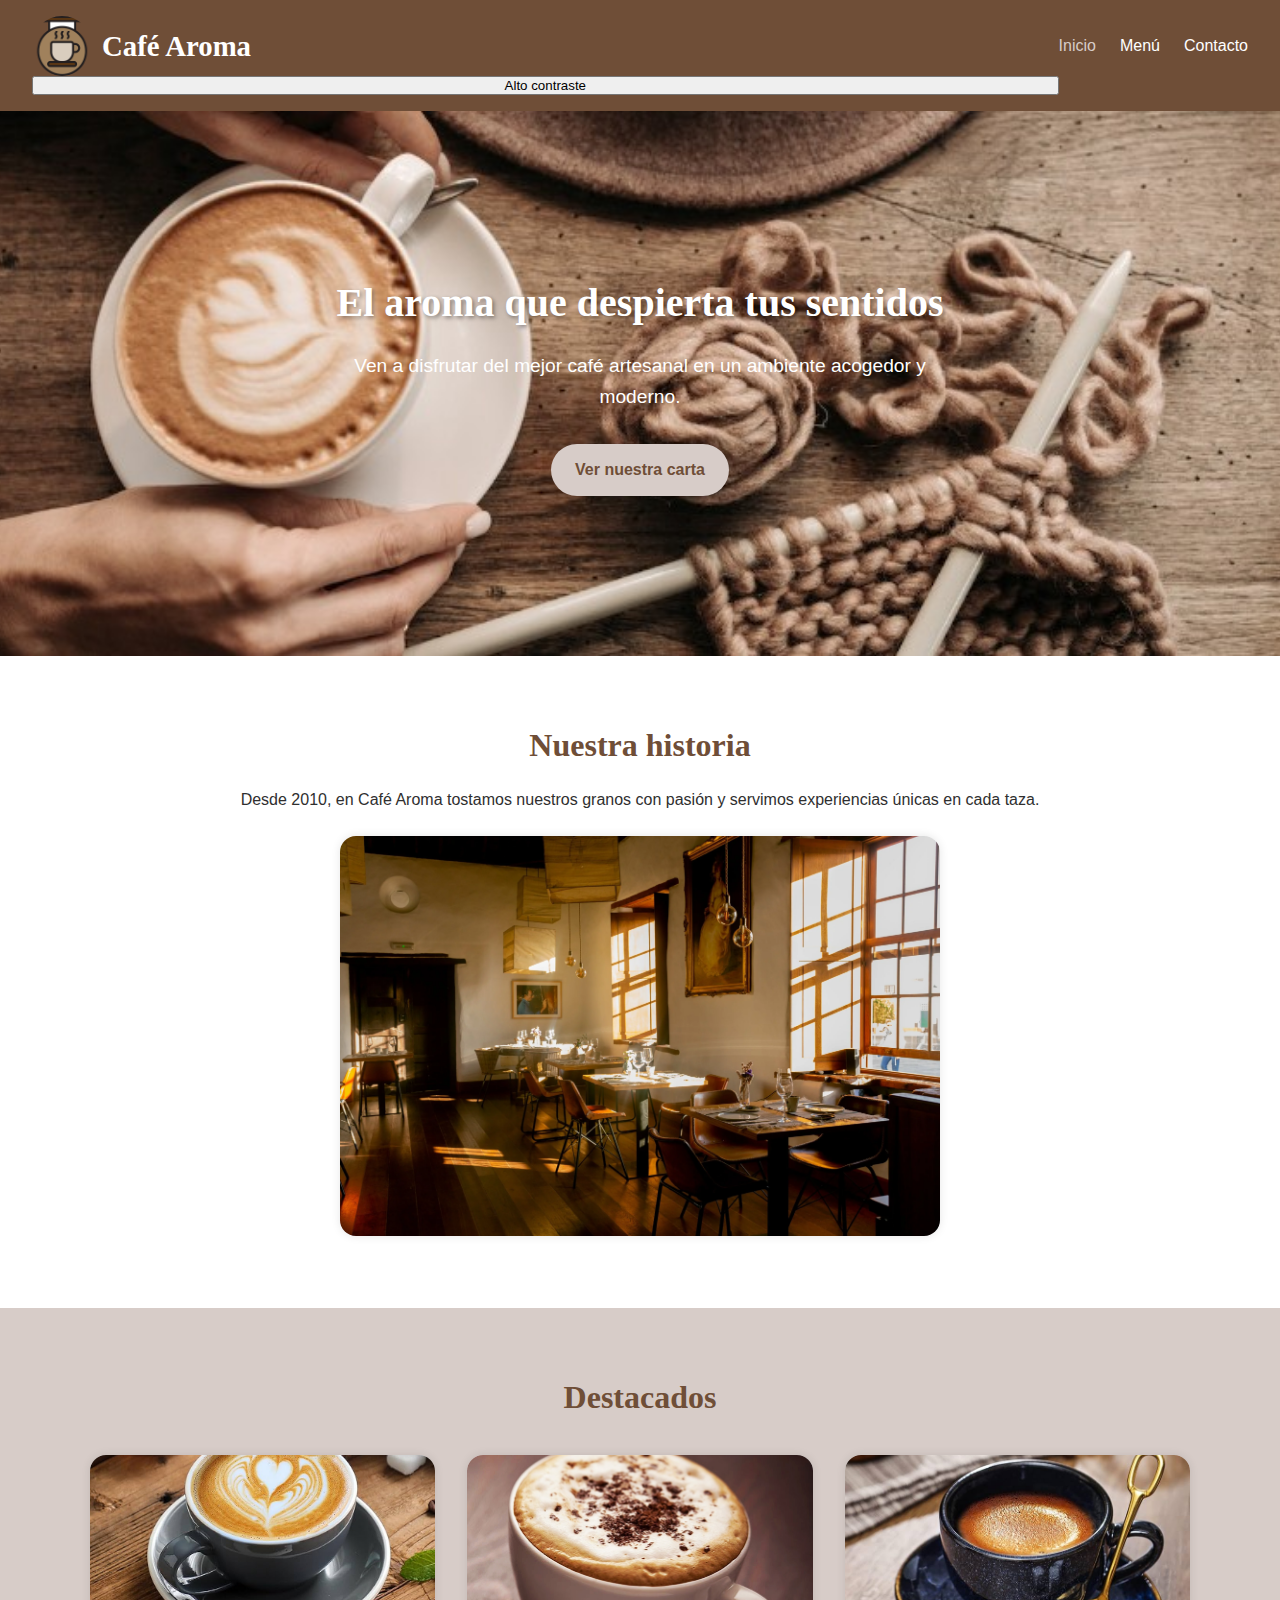
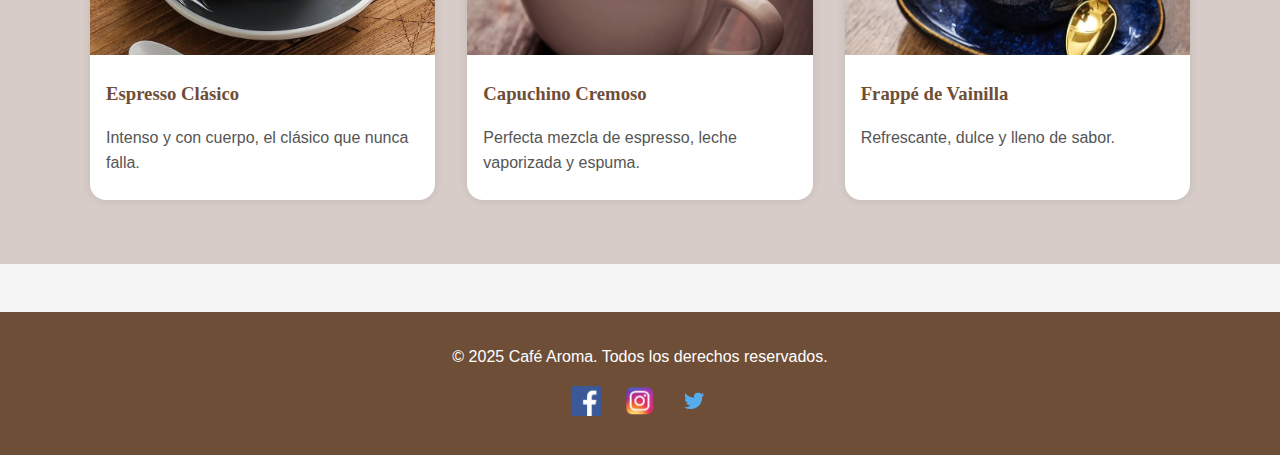
<file: index.html>
<!DOCTYPE html>
<html lang="es">
<head>
  <meta charset="UTF-8">
  <meta name="viewport" content="width=device-width, initial-scale=1.0">
  <meta name="author" content="Alejandro">
  <link rel="icon" href="img/icono.png" type="image/x-icon">
  <title>Café Aroma | Cafetería artesanal y desayunos en Vitoria</title>
  <meta name="description" content="Café Aroma, tu cafetería artesanal en Vitoria. Disfruta de café de especialidad, bollería y desayunos en un ambiente único.">

  <title>Café Aroma | Cafetería artesanal y desayunos en Vitoria</title>
  <meta name="description" content="Café Aroma, tu cafetería artesanal en Vitoria. Disfruta de café de especialidad, bollería y desayunos en un ambiente único.">

  <!-- Fuente para dislexia -->
  <link href="https://fonts.cdnfonts.com/css/opendyslexic" rel="stylesheet">

  <link rel="stylesheet" href="style.css">

  <!-- Datos estructurados -->
  <script type="application/ld+json">
  {
    "@context": "https://schema.org",
    "@type": "CafeOrCoffeeShop",
    "name": "Café Aroma",
    "image": "https://AlejandroMillann.github.io/img/icono.png",
    "url": "https://AlejandroMillann.github.io/",
    "telephone": "+34-633-143-977",
    "address": {
      "@type": "PostalAddress",
      "streetAddress": "Calle Alava 39",
      "addressLocality": "Vitoria",
      "addressRegion": "ES",
      "postalCode": "01006",
      "addressCountry": "ES"
    },
    "openingHours": "Mo-Fr 08:00-20:00",
    "priceRange": "€",
    "servesCuisine": "Coffee"
  }
  </script>
</head>

<body class="dislexia">

  <!-- Skip link -->
  <a href="#contenido-principal" class="skip-link">Saltar al contenido principal</a>

  <header role="banner">
    <div class="logo">
      <img src="img/icono.png" alt="Logo de la cafetería Café Aroma">
      <h1>Café Aroma</h1>
    </div>

    <nav role="navigation" aria-label="Menú principal">
      <ul>
        <li><a href="index.html" class="activo" aria-current="page">Inicio</a></li>
        <li><a href="menu.html">Menú</a></li>
        <li><a href="contacto.html">Contacto</a></li>
      </ul>
    </nav>

    <!-- Botón alto contraste pequeño -->
    <button id="modoAltoContraste" class="boton-accesibilidad" aria-label="Activar modo de alto contraste">
      Alto contraste
    </button>
  </header>

  <main id="contenido-principal" role="main">

    <section class="hero" aria-labelledby="titulo-hero">
      <h2 id="titulo-hero">El aroma que despierta tus sentidos</h2>
      <p>Ven a disfrutar del mejor café artesanal en un ambiente acogedor y moderno.</p>
      <a href="menu.html" class="boton" aria-label="Ir a la carta de productos">Ver nuestra carta</a>
    </section>

    <section class="historia" aria-labelledby="titulo-historia">
      <h2 id="titulo-historia">Nuestra historia</h2>
      <p>
        Desde 2010, en Café Aroma tostamos nuestros granos con pasión y servimos experiencias únicas en cada taza.
      </p>
      <img src="img/interior.webp" alt="Interior de la cafetería Café Aroma con mesas y barra de café">
    </section>

    <section class="productos" aria-labelledby="titulo-destacados">
      <h2 id="titulo-destacados">Destacados</h2>

      <div class="grid-productos" role="list">
        <article role="listitem">
          <img src="img/cafe1.jpg" alt="Taza de café espresso clásico">
          <h3>Espresso Clásico</h3>
          <p>Intenso y con cuerpo, el clásico que nunca falla.</p>
        </article>

        <article role="listitem">
          <img src="img/cafe2.jpg" alt="Capuchino con espuma de leche">
          <h3>Capuchino Cremoso</h3>
          <p>Perfecta mezcla de espresso, leche vaporizada y espuma.</p>
        </article>

        <article role="listitem">
          <img src="img/cafe3.jpg" alt="Frappé de vainilla frío">
          <h3>Frappé de Vainilla</h3>
          <p>Refrescante, dulce y lleno de sabor.</p>
        </article>
      </div>
    </section>
  </main>

  <footer role="contentinfo">
    <p>&copy; 2025 Café Aroma. Todos los derechos reservados.</p>

    <div class="redes" aria-label="Redes sociales">
      <a href="#" aria-label="Facebook de Café Aroma"><img src="img/facebook.png" alt=""></a>
      <a href="#" aria-label="Instagram de Café Aroma"><img src="img/instagram.png" alt=""></a>
      <a href="#" aria-label="Twitter de Café Aroma"><img src="img/twitter.png" alt=""></a>
    </div>
  </footer>

  <script src="script.js"></script>
</body>
</html>
</file>
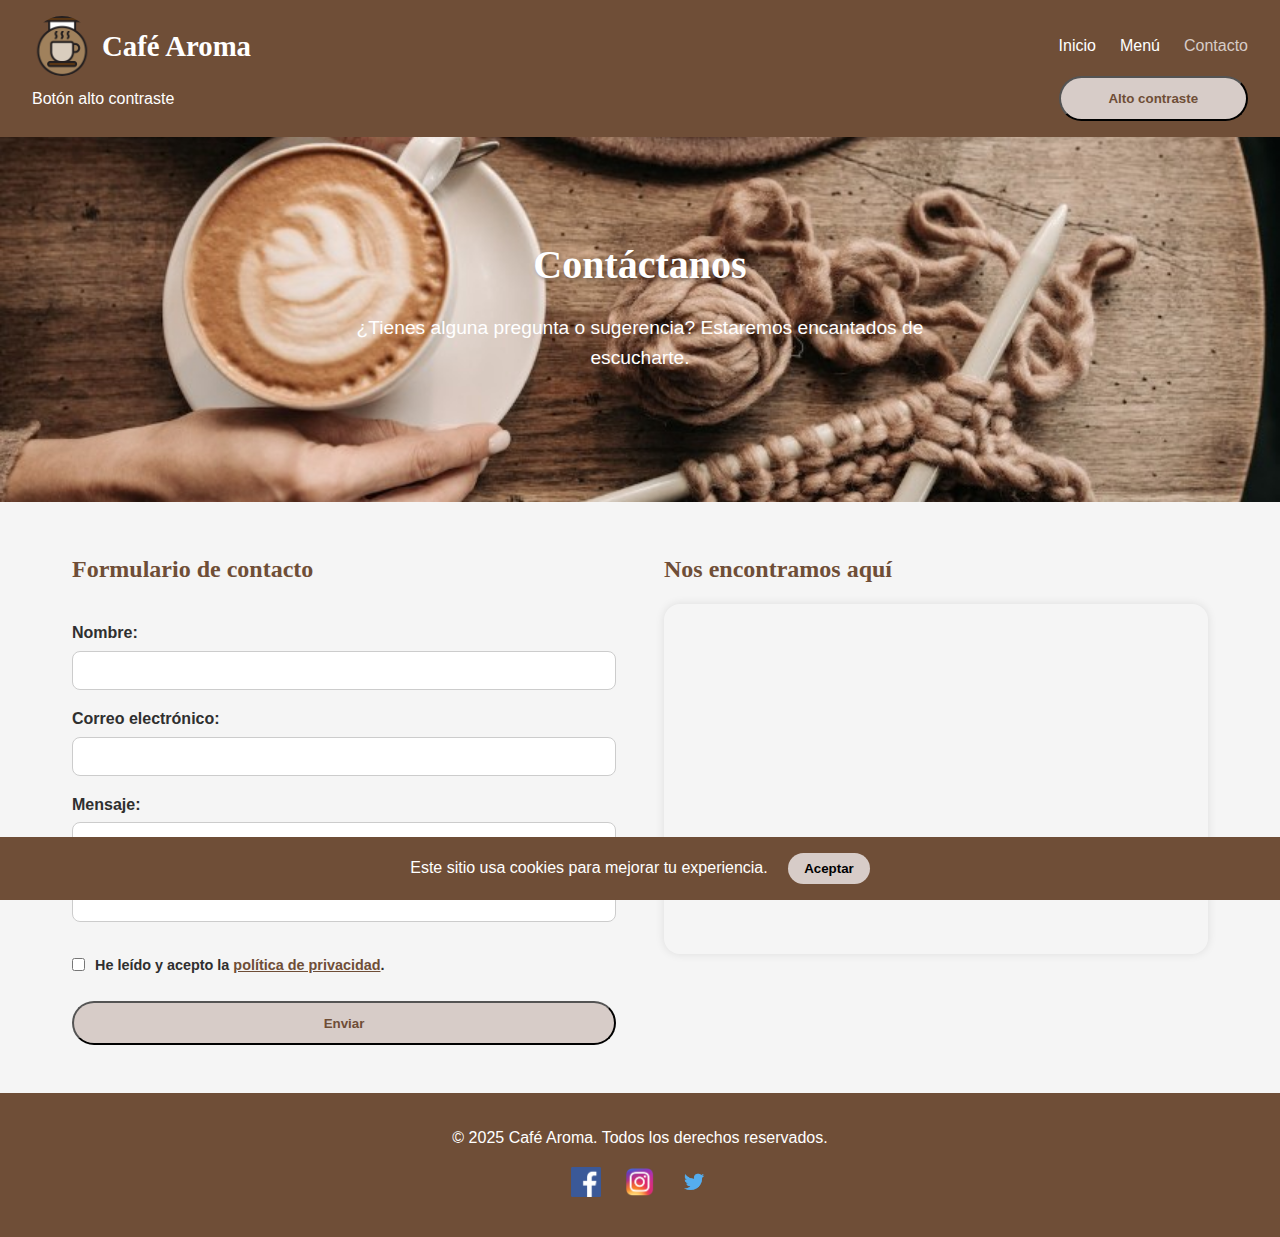
<file: contacto.html>
<!DOCTYPE html>
<html lang="es">
<head>
  <meta charset="UTF-8">
  <meta name="viewport" content="width=device-width, initial-scale=1.0">
  <meta name="author" content="Alejandro">
  <link rel="icon" href="img/icono.png" type="image/x-icon">
  <title>Contacto Café Aroma | Cafetería en Vitoria</title>
  <meta name="description" content="Contacta con Café Aroma. Consulta nuestra ubicación, horarios y envíanos tus dudas o sugerencias.">


  <!-- Fuente para dislexia -->
  <link href="https://fonts.cdnfonts.com/css/opendyslexic" rel="stylesheet">

  <link rel="stylesheet" href="style.css">
</head>
<body class="dislexia">

  <!-- Skip link -->
  <a href="#contenido-principal" class="skip-link">Saltar al contenido principal</a>

  <header role="banner">
    <div class="logo">
      <img src="img/icono.png" alt="Logo de la cafetería Café Aroma">
      <h1>Café Aroma</h1>
    </div>

    <nav role="navigation" aria-label="Menú principal">
      <ul>
        <li><a href="index.html">Inicio</a></li>
        <li><a href="menu.html">Menú</a></li>
        <li><a href="contacto.html" class="activo" aria-current="page">Contacto</a></li>
      </ul>
    </nav>

    Botón alto contraste
    <button id="modoAltoContraste" class="boton" aria-label="Activar modo de alto contraste">
      Alto contraste
    </button>
  </header>

  <main id="contenido-principal" role="main">

    <section class="hero hero-contacto" aria-labelledby="titulo-contacto">
      <h2 id="titulo-contacto">Contáctanos</h2>
      <p>¿Tienes alguna pregunta o sugerencia? Estaremos encantados de escucharte.</p>
    </section>

    <section class="contacto-contenido">

      <!-- Formulario -->
      <div class="formulario">
        <h2 id="titulo-formulario">Formulario de contacto</h2>

        <form action="#" method="post" aria-labelledby="titulo-formulario" aria-describedby="ayuda-formulario">

          <p id="ayuda-formulario" class="sr-only">
            Todos los campos son obligatorios. El formulario permite contactar con Café Aroma.
          </p>

          <label for="nombre">Nombre:</label>
          <input type="text" id="nombre" name="nombre" required aria-required="true">

          <label for="email">Correo electrónico:</label>
          <input type="email" id="email" name="email" required aria-required="true">

          <label for="mensaje">Mensaje:</label>
          <textarea id="mensaje" name="mensaje" rows="5" required aria-required="true"></textarea>

          <div class="checkbox">
            <input type="checkbox" id="rgpd" required aria-required="true">
            <label for="rgpd">
              He leído y acepto la <a href="#" aria-label="Leer política de privacidad">política de privacidad</a>.
            </label>
          </div>

          <button type="submit" class="boton" aria-label="Enviar formulario de contacto">
            Enviar
          </button>
        </form>
      </div>

      <!-- Mapa -->
      <div class="mapa" role="region" aria-label="Ubicación de la cafetería en el mapa">
        <h2>Nos encontramos aquí</h2>
        <iframe
          title="Mapa con la ubicación de Café Aroma"
          src="https://www.google.com/maps/embed?pb=!1m18!1m12!1m3!1d5851.38746243626!2d-2.6796801234017487!3d42.83708290483068!2m3!1f0!2f0!3f0!3m2!1i1024!2i768!4f13.1!3m3!1m2!1s0xd4fc27498c36ce7%3A0x77a752667da1b8c1!2sC.I.F.P.%20Ciudad%20Jard%C3%ADn%20L.H.I.I.!5e0!3m2!1ses!2ses!4v1761552111452!5m2!1ses!2ses"
          width="100%" height="350" style="border:0;" allowfullscreen loading="lazy">
        </iframe>
      </div>
    </section>
  </main>

  <footer role="contentinfo">
    <p>&copy; 2025 Café Aroma. Todos los derechos reservados.</p>

    <div class="redes" aria-label="Redes sociales">
      <a href="#" aria-label="Facebook de Café Aroma"><img src="img/facebook.png" alt=""></a>
      <a href="#" aria-label="Instagram de Café Aroma"><img src="img/instagram.png" alt=""></a>
      <a href="#" aria-label="Twitter de Café Aroma"><img src="img/twitter.png" alt=""></a>
    </div>
  </footer>

  <!-- Aviso de cookies -->
  <div class="cookies" id="cookies" role="dialog" aria-live="polite" aria-label="Aviso de cookies">
    <p>
      Este sitio usa cookies para mejorar tu experiencia.
      <button id="aceptarCookies" aria-label="Aceptar cookies">Aceptar</button>
    </p>
  </div>

  <script src="script.js"></script>
</body>
</html>
</file>
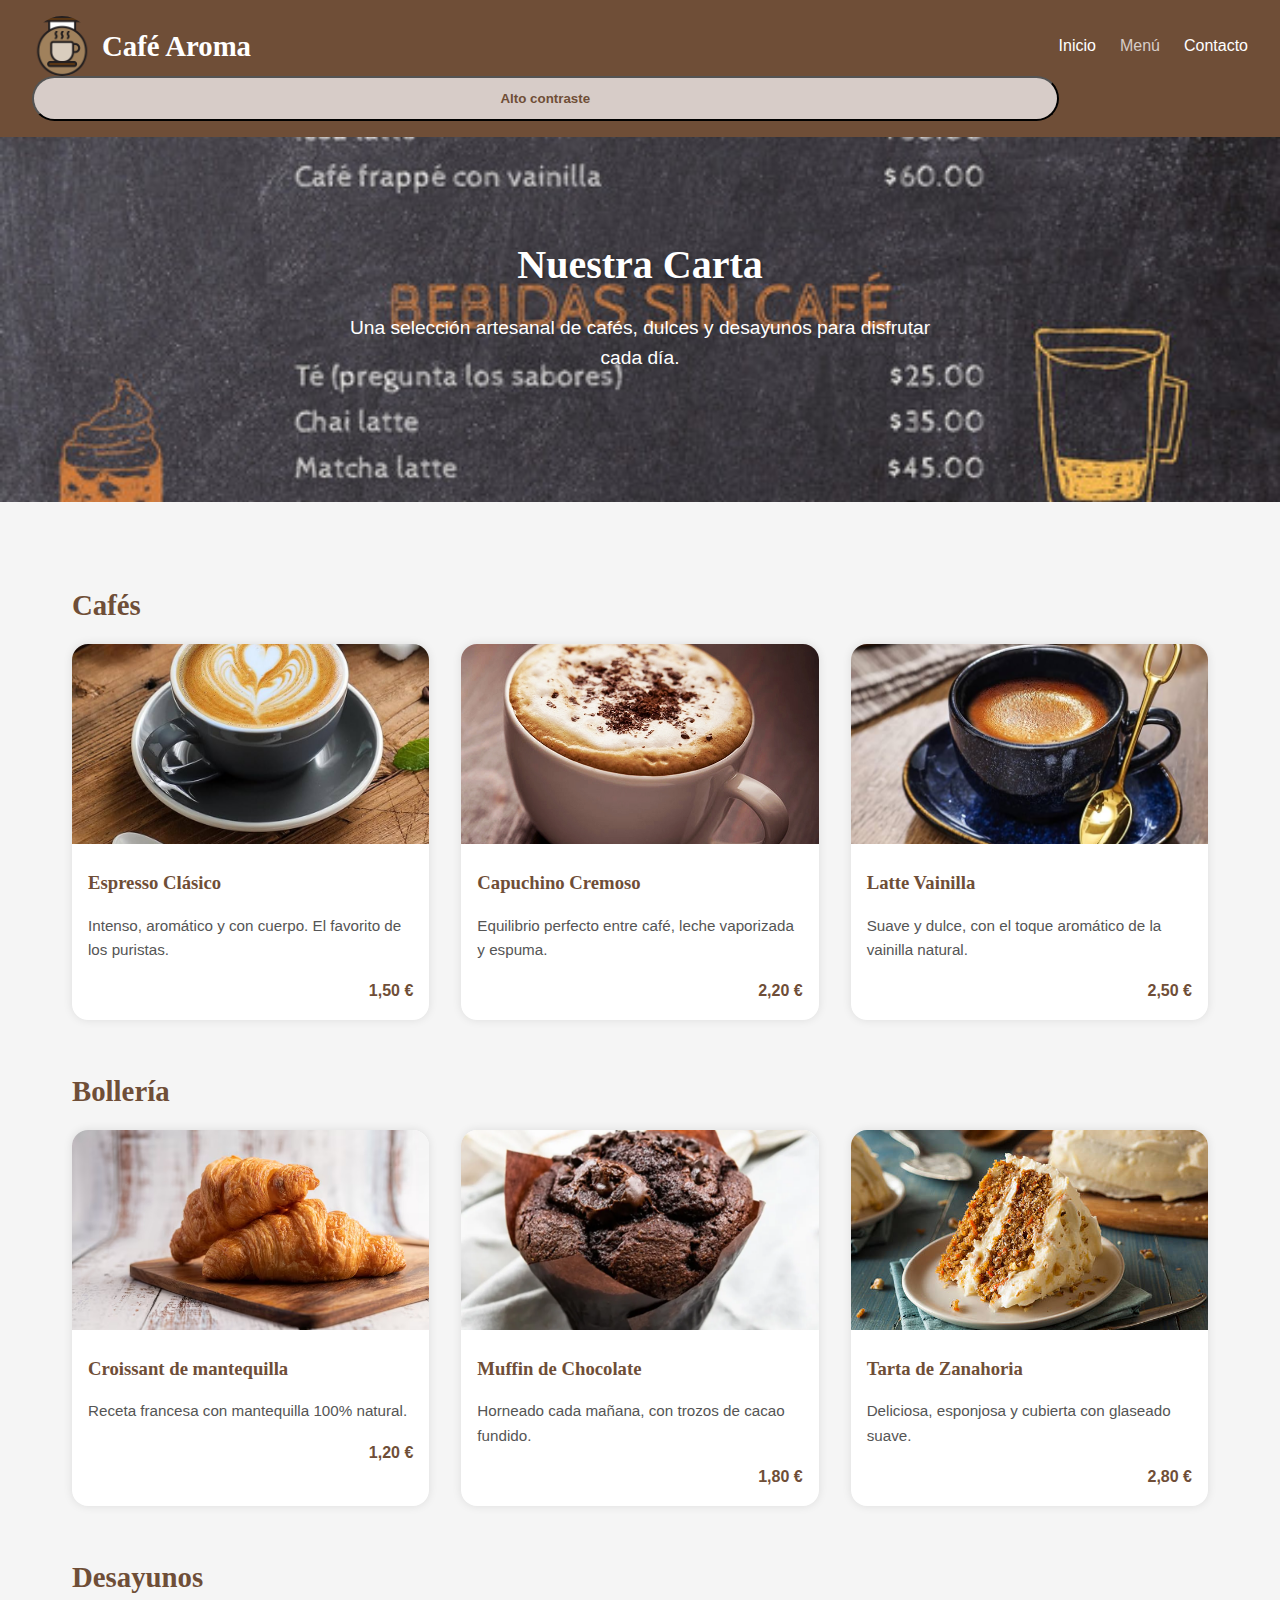
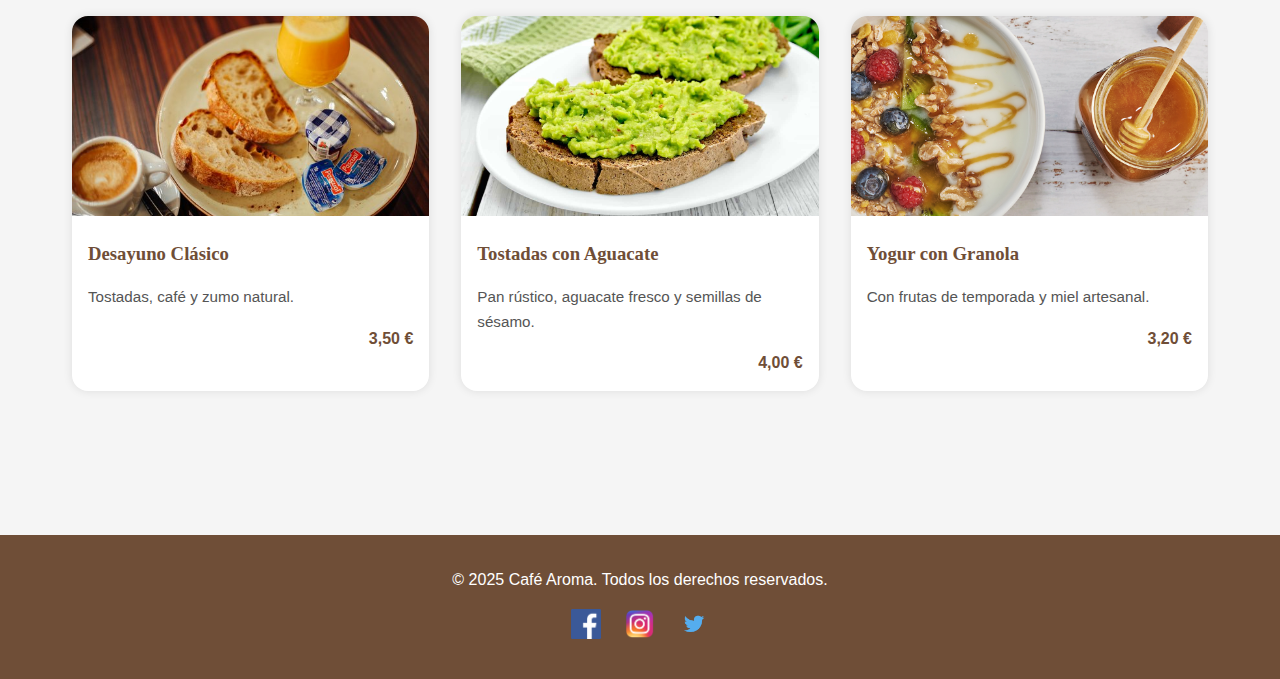
<file: menu.html>
<!DOCTYPE html>
<html lang="es">
<head>
  <meta charset="UTF-8">
  <meta name="viewport" content="width=device-width, initial-scale=1.0">
  <meta name="author" content="Alejandro">
  <link rel="icon" href="img/icono.png" type="image/x-icon">
  <title>Menú Café Aroma | Carta de cafés, bollería y desayunos</title>
  <meta name="description" content="Descubre la carta de Café Aroma: cafés artesanales, bollería fresca y desayunos para todos los gustos.">


  <!-- Fuente para dislexia -->
  <link href="https://fonts.cdnfonts.com/css/opendyslexic" rel="stylesheet">

  <link rel="stylesheet" href="style.css">
</head>
<body class="dislexia">

  <!-- Skip link -->
  <a href="#contenido-principal" class="skip-link">Saltar al contenido principal</a>

  <header role="banner">
    <div class="logo">
      <img src="img/icono.png" alt="Logo de la cafetería Café Aroma">
      <h1>Café Aroma</h1>
    </div>

    <nav role="navigation" aria-label="Menú principal">
      <ul>
        <li><a href="index.html">Inicio</a></li>
        <li><a href="menu.html" class="activo" aria-current="page">Menú</a></li>
        <li><a href="contacto.html">Contacto</a></li>
      </ul>
    </nav>

    <!-- Botón alto contraste -->
    <button id="modoAltoContraste" class="boton" aria-label="Activar modo de alto contraste">
      Alto contraste
    </button>
  </header>

  <main id="contenido-principal" role="main">

    <section class="hero hero-menu" aria-labelledby="titulo-menu">
      <h2 id="titulo-menu">Nuestra Carta</h2>
      <p>Una selección artesanal de cafés, dulces y desayunos para disfrutar cada día.</p>
    </section>

    <section class="menu-categorias" aria-label="Listado de productos de la carta">

      <h2>Cafés</h2>
      <div class="grid-menu" role="list">

        <article role="listitem">
          <img src="img/cafe1.jpg" alt="Taza de espresso clásico">
          <h3>Espresso Clásico</h3>
          <p>Intenso, aromático y con cuerpo. El favorito de los puristas.</p>
          <span class="precio" aria-label="Precio 1 euro con 50 céntimos">1,50 €</span>
        </article>

        <article role="listitem">
          <img src="img/cafe2.jpg" alt="Capuchino con espuma de leche">
          <h3>Capuchino Cremoso</h3>
          <p>Equilibrio perfecto entre café, leche vaporizada y espuma.</p>
          <span class="precio" aria-label="Precio 2 euros con 20 céntimos">2,20 €</span>
        </article>

        <article role="listitem">
          <img src="img/cafe3.jpg" alt="Latte de vainilla">
          <h3>Latte Vainilla</h3>
          <p>Suave y dulce, con el toque aromático de la vainilla natural.</p>
          <span class="precio" aria-label="Precio 2 euros con 50 céntimos">2,50 €</span>
        </article>
      </div>

      <h2>Bollería</h2>
      <div class="grid-menu" role="list">

        <article role="listitem">
          <img src="img/croissant.jpg" alt="Croissant de mantequilla recién horneado">
          <h3>Croissant de mantequilla</h3>
          <p>Receta francesa con mantequilla 100% natural.</p>
          <span class="precio" aria-label="Precio 1 euro con 20 céntimos">1,20 €</span>
        </article>

        <article role="listitem">
          <img src="img/muffin.webp" alt="Muffin de chocolate con trozos de cacao">
          <h3>Muffin de Chocolate</h3>
          <p>Horneado cada mañana, con trozos de cacao fundido.</p>
          <span class="precio" aria-label="Precio 1 euro con 80 céntimos">1,80 €</span>
        </article>

        <article role="listitem">
          <img src="img/tarta.jpg" alt="Porción de tarta de zanahoria">
          <h3>Tarta de Zanahoria</h3>
          <p>Deliciosa, esponjosa y cubierta con glaseado suave.</p>
          <span class="precio" aria-label="Precio 2 euros con 80 céntimos">2,80 €</span>
        </article>
      </div>

      <h2>Desayunos</h2>
      <div class="grid-menu" role="list">

        <article role="listitem">
          <img src="img/desayuno1.jpg" alt="Desayuno clásico con tostadas, café y zumo">
          <h3>Desayuno Clásico</h3>
          <p>Tostadas, café y zumo natural.</p>
          <span class="precio" aria-label="Precio 3 euros con 50 céntimos">3,50 €</span>
        </article>

        <article role="listitem">
          <img src="img/desayuno2.jpg" alt="Tostadas con aguacate fresco">
          <h3>Tostadas con Aguacate</h3>
          <p>Pan rústico, aguacate fresco y semillas de sésamo.</p>
          <span class="precio" aria-label="Precio 4 euros">4,00 €</span>
        </article>

        <article role="listitem">
          <img src="img/desayuno3.jpg" alt="Yogur con granola y frutas">
          <h3>Yogur con Granola</h3>
          <p>Con frutas de temporada y miel artesanal.</p>
          <span class="precio" aria-label="Precio 3 euros con 20 céntimos">3,20 €</span>
        </article>
      </div>
    </section>
  </main>

  <footer role="contentinfo">
    <p>&copy; 2025 Café Aroma. Todos los derechos reservados.</p>

    <div class="redes" aria-label="Redes sociales">
      <a href="#" aria-label="Facebook de Café Aroma"><img src="img/facebook.png" alt=""></a>
      <a href="#" aria-label="Instagram de Café Aroma"><img src="img/instagram.png" alt=""></a>
      <a href="#" aria-label="Twitter de Café Aroma"><img src="img/twitter.png" alt=""></a>
    </div>
  </footer>

  <script src="script.js"></script>
</body>
</html>
</file>
<file: style.css>
/* ================================
   CAFÉ AROMA - ESTILOS PRINCIPALES
   ================================ */

/* -------- VARIABLES -------- */
:root {
  --color-principal: #6f4e37;     /* Marrón café */
  --color-secundario: #d7ccc8;    /* Beige suave */
  --color-fondo: #f5f5f5;
  --color-texto: #2f2f2f;
  --color-blanco: #fff;

  --fuente-principal: "Poppins", sans-serif;
  --fuente-titulos: "Playfair Display", serif;
}

/* -------- ACCESIBILIDAD: FUENTE DISLEXIA -------- */
.dislexia {
  font-family: "OpenDyslexic", Arial, sans-serif;
}

/* -------- RESETEO BÁSICO -------- */
* {
  margin: 0;
  padding: 0;
  box-sizing: border-box;
}

body {
  font-family: var(--fuente-principal);
  color: var(--color-texto);
  background-color: var(--color-fondo);
  line-height: 1.6;
}

/* -------- ACCESIBILIDAD: SKIP LINK -------- */
.skip-link {
  position: absolute;
  top: -50px;
  left: 0;
  background: #000;
  color: #fff;
  padding: 0.5rem 1rem;
  z-index: 10000;
  text-decoration: none;
  border-radius: 0 0 5px 0;
}

.skip-link:focus {
  top: 0;
}

/* -------- ACCESIBILIDAD: FOCUS VISIBLE -------- */
a:focus,
button:focus,
input:focus,
textarea:focus {
  outline: 3px solid #ffbf00;
  outline-offset: 2px;
}

/* -------- ACCESIBILIDAD: SOLO LECTORES DE PANTALLA -------- */
.sr-only {
  position: absolute;
  width: 1px;
  height: 1px;
  padding: 0;
  margin: -1px;
  overflow: hidden;
  clip: rect(0, 0, 0, 0);
  white-space: nowrap;
  border: 0;
}

/* -------- ACCESIBILIDAD: ALTO CONTRASTE -------- */
.alto-contraste {
  background-color: #000 !important;
  color: #fff !important;
}

.alto-contraste * {
  background-color: #000 !important;
  color: #fff !important;
  border-color: #fff !important;
}

.alto-contraste a {
  color: #00ffff !important;
}

.alto-contraste .boton {
  background-color: #fff !important;
  color: #000 !important;
}

/* -------- ENCABEZADO -------- */
header {
  display: grid;
  grid-template-columns: 1fr auto;
  align-items: center;
  background-color: var(--color-principal);
  color: var(--color-blanco);
  padding: 1rem 2rem;
}

.logo {
  display: flex;
  align-items: center;
  gap: 10px;
}

.logo img {
  width: 60px;
  height: 60px;
  border-radius: 50%;
}

.logo h1 {
  font-family: var(--fuente-titulos);
  font-size: 1.8rem;
}

nav ul {
  list-style: none;
  display: flex;
  gap: 1.5rem;
}

nav a {
  color: var(--color-blanco);
  text-decoration: none;
  font-weight: 500;
  transition: color 0.3s;
}

nav a:hover,
nav a.activo {
  color: var(--color-secundario);
}

/* -------- SECCIÓN HERO -------- */
.hero {
  background-image: url("img/hero.jpg");
  background-size: cover;
  background-position: center;
  color: var(--color-blanco);
  text-align: center;
  padding: 10rem 2rem;
  display: flex;
  flex-direction: column;
  justify-content: center;
  align-items: center;
}

.hero h2 {
  font-family: var(--fuente-titulos);
  font-size: 2.5rem;
  margin-bottom: 1rem;
  text-shadow: 2px 2px 4px rgba(0,0,0,0.4);
}

.hero p {
  max-width: 600px;
  font-size: 1.2rem;
  margin-bottom: 2rem;
}

.boton {
  background-color: var(--color-secundario);
  color: var(--color-principal);
  padding: 0.8rem 1.5rem;
  border-radius: 2rem;
  text-decoration: none;
  font-weight: bold;
  transition: all 0.3s ease;
}

.boton:hover {
  background-color: var(--color-principal);
  color: var(--color-blanco);
  transform: scale(1.05);
}

/* -------- HISTORIA -------- */
.historia {
  padding: 4rem 2rem;
  text-align: center;
  background-color: var(--color-blanco);
}

.historia h2 {
  font-family: var(--fuente-titulos);
  font-size: 2rem;
  color: var(--color-principal);
  margin-bottom: 1rem;
}

.historia img {
  width: 70%;
  max-width: 600px;
  margin-top: 1.5rem;
  border-radius: 1rem;
  box-shadow: 0 0 10px rgba(0,0,0,0.1);
  transition: transform 0.5s ease;
}

.historia img:hover {
  transform: scale(1.03);
}

/* -------- PRODUCTOS -------- */
.productos {
  background-color: var(--color-secundario);
  padding: 4rem 2rem;
}

.productos h2 {
  text-align: center;
  font-family: var(--fuente-titulos);
  font-size: 2rem;
  color: var(--color-principal);
  margin-bottom: 2rem;
}

.grid-productos {
  display: grid;
  grid-template-columns: repeat(3, 1fr);
  gap: 2rem;
  max-width: 1100px;
  margin: 0 auto;
}

.grid-productos article {
  background-color: var(--color-blanco);
  border-radius: 1rem;
  overflow: hidden;
  box-shadow: 0 0 10px rgba(0,0,0,0.1);
  transition: transform 0.3s ease;
}

.grid-productos article:hover {
  transform: translateY(-5px);
}

.grid-productos img {
  width: 100%;
  height: 200px;
  object-fit: cover;
}

.grid-productos h3 {
  font-family: var(--fuente-titulos);
  color: var(--color-principal);
  margin: 1rem;
}

.grid-productos p {
  margin: 0 1rem 1.5rem;
  color: #555;
}

/* -------- PIE DE PÁGINA -------- */
footer {
  background-color: var(--color-principal);
  color: var(--color-blanco);
  text-align: center;
  padding: 2rem;
  margin-top: 3rem;
}

footer .redes {
  margin-top: 1rem;
}

footer .redes a img {
  width: 30px;
  margin: 0 10px;
  transition: transform 0.3s;
}

footer .redes a img:hover,
footer a:focus img {
  transform: scale(1.2);
  filter: brightness(1.2);
}

/* -------- MENÚ DE PRODUCTOS -------- */

.hero-menu {
  background-image: url("img/carta.jpg");
  padding: 6rem 2rem;
}

.menu-categorias {
  background-color: var(--color-fondo);
  padding: 3rem 2rem;
  max-width: 1200px;
  margin: 0 auto;
}

.menu-categorias h2 {
  font-family: var(--fuente-titulos);
  color: var(--color-principal);
  font-size: 1.8rem;
  margin: 2rem 0 1rem;
  text-align: left;
}

.grid-menu {
  display: grid;
  grid-template-columns: repeat(3, 1fr);
  gap: 2rem;
  margin-bottom: 3rem;
}

.grid-menu article {
  background-color: var(--color-blanco);
  border-radius: 1rem;
  box-shadow: 0 0 10px rgba(0,0,0,0.1);
  overflow: hidden;
  transition: transform 0.3s ease, box-shadow 0.3s ease;
}

.grid-menu article:hover {
  transform: translateY(-5px);
  box-shadow: 0 6px 15px rgba(0,0,0,0.15);
}

.grid-menu img {
  width: 100%;
  height: 200px;
  object-fit: cover;
}

.grid-menu h3 {
  font-family: var(--fuente-titulos);
  color: var(--color-principal);
  margin: 1rem;
}

.grid-menu p {
  color: #555;
  margin: 0 1rem;
  font-size: 0.95rem;
}

.precio {
  display: block;
  margin: 1rem;
  font-weight: bold;
  color: var(--color-principal);
  text-align: right;
}

/* -------- CONTACTO -------- */

.hero-contacto {
  background-image: url("img/hero.jpg");
  padding: 6rem 2rem;
}

.contacto-contenido {
  display: grid;
  grid-template-columns: 1fr 1fr;
  gap: 3rem;
  max-width: 1200px;
  margin: 3rem auto;
  padding: 0 2rem;
}

.contacto-contenido h2 {
  font-family: var(--fuente-titulos);
  color: var(--color-principal);
  margin-bottom: 1rem;
}

form {
  display: flex;
  flex-direction: column;
}

form label {
  margin-top: 1rem;
  font-weight: bold;
}

#rgpd {
  margin-top: 14px;
  margin-right: 10px;
}

form input,
form textarea {
  padding: 0.7rem;
  border: 1px solid #ccc;
  border-radius: 0.5rem;
  margin-top: 0.3rem;
  font-family: var(--fuente-principal);
  resize: none;
}

form input:focus,
form textarea:focus {
  outline: 2px solid var(--color-principal);
}

form .checkbox {
  display: flex;
  align-items: center;
  margin-top: 1rem;
  font-size: 0.9rem;
}

form .checkbox a {
  color: var(--color-principal);
  text-decoration: underline;
}

form button {
  margin-top: 1.5rem;
  cursor: pointer;
}

.mapa iframe {
  border-radius: 1rem;
  box-shadow: 0 0 10px rgba(0,0,0,0.1);
}

/* -------- AVISO DE COOKIES -------- */
.cookies {
  position: fixed;
  bottom: 0;
  left: 0;
  width: 100%;
  background-color: var(--color-principal);
  color: var(--color-blanco);
  text-align: center;
  padding: 1rem;
  display: none;
}

.cookies button {
  background-color: var(--color-secundario);
  border: none;
  padding: 0.5rem 1rem;
  border-radius: 1rem;
  margin-left: 1rem;
  cursor: pointer;
  font-weight: bold;
  transition: background-color 0.3s;
}

.cookies button:hover {
  background-color: var(--color-blanco);
  color: var(--color-principal);
}

/* ===============================
   🔹 RESPONSIVE DESIGN
   =============================== */

/* -------- TABLET (hasta 1024px) -------- */
@media screen and (max-width: 1024px) {
  header {
    grid-template-columns: 1fr;
    text-align: center;
  }

  nav ul {
    justify-content: center;
    flex-wrap: wrap;
    gap: 1rem;
  }

  .hero {
    padding: 6rem 1rem;
  }

  .historia img {
    width: 90%;
  }

  .grid-productos,
  .grid-menu {
    grid-template-columns: repeat(2, 1fr);
  }

  .contacto-contenido {
    grid-template-columns: 1fr;
  }

  .mapa {
    margin-top: 2rem;
  }

  .boton {
    font-size: 0.95rem;
    padding: 0.7rem 1.2rem;
  }
}

/* -------- MÓVIL (hasta 768px) -------- */
@media screen and (max-width: 768px) {
  body {
    font-size: 0.95rem;
  }

  header {
    padding: 1rem;
  }

  .logo {
    justify-content: center;
  }

  nav ul {
    flex-direction: column;
    align-items: center;
    gap: 0.5rem;
  }

  .hero {
    padding: 5rem 1rem;
    background-position: center;
  }

  .hero h2 {
    font-size: 1.8rem;
  }

  .grid-productos,
  .grid-menu {
    grid-template-columns: 1fr;
    gap: 1.5rem;
  }

  .historia,
  .productos,
  .menu-categorias {
    padding: 2rem 1rem;
  }

  .historia img {
    width: 100%;
  }

  .contacto-contenido {
    grid-template-columns: 1fr;
    padding: 1rem;
  }

  form input,
  form textarea {
    font-size: 1rem;
  }

  footer {
    padding: 1.5rem 0.5rem;
  }

  footer .redes img {
    width: 25px;
    margin: 0 5px;
  }
}

/* -------- PEQUEÑOS MÓVILES (hasta 480px) -------- */
@media screen and (max-width: 480px) {
  .hero h2 {
    font-size: 1.5rem;
  }

  .hero p {
    font-size: 1rem;
  }

  .boton {
    width: 100%;
    text-align: center;
  }

  .grid-productos img,
  .grid-menu img {
    height: 180px;
  }

  .cookies p {
    font-size: 0.85rem;
  }
}
</file>
